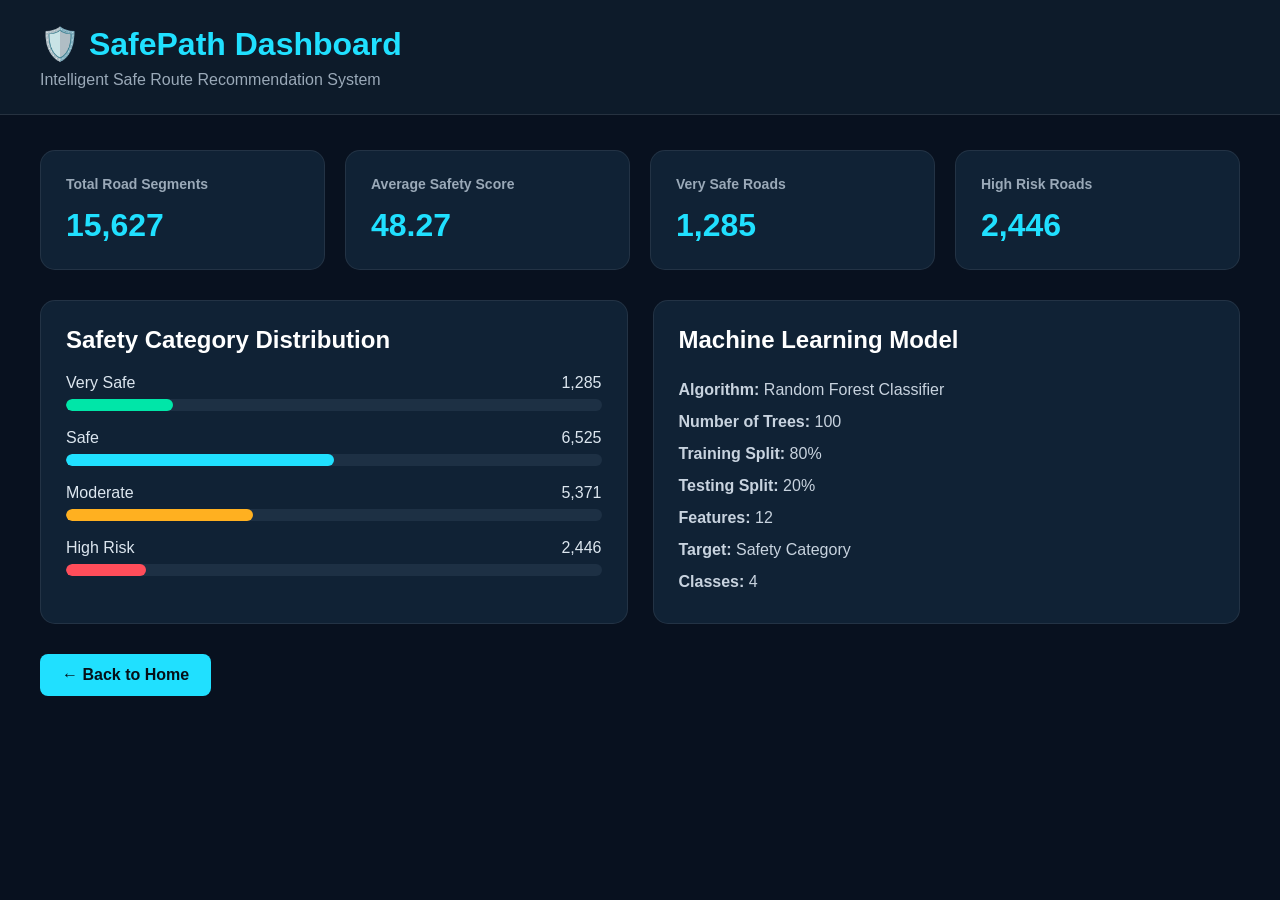
<file: routeapp/templates/dashboard.html>
<!DOCTYPE html>
<html lang="en">
<head>
    <meta charset="UTF-8">
    <meta name="viewport" content="width=device-width, initial-scale=1.0">

    <title>SafePath Dashboard</title>

    <style>
        * {
            box-sizing: border-box;
            margin: 0;
            padding: 0;
            font-family: Arial, sans-serif;
        }

        body {
            background: #08111f;
            color: white;
            min-height: 100vh;
        }

        .header {
            padding: 25px 40px;
            background: #0d1b2a;
            border-bottom: 1px solid rgba(255,255,255,0.1);
        }

        .header h1 {
            color: #20e0ff;
            margin-bottom: 8px;
        }

        .header p {
            color: #9aa9b8;
        }

        .container {
            padding: 35px 40px;
            max-width: 1400px;
            margin: auto;
        }

        .cards {
            display: grid;
            grid-template-columns: repeat(4, 1fr);
            gap: 20px;
            margin-bottom: 30px;
        }

        .card {
            background: #102235;
            border-radius: 15px;
            padding: 25px;
            border: 1px solid rgba(255,255,255,0.08);
        }

        .card h3 {
            color: #9aa9b8;
            font-size: 14px;
            margin-bottom: 15px;
        }

        .card .number {
            font-size: 32px;
            font-weight: bold;
            color: #20e0ff;
        }

        .charts {
            display: grid;
            grid-template-columns: 1fr 1fr;
            gap: 25px;
        }

        .chart-box {
            background: #102235;
            border-radius: 15px;
            padding: 25px;
            min-height: 300px;
            border: 1px solid rgba(255,255,255,0.08);
        }

        .chart-box h2 {
            margin-bottom: 20px;
            color: white;
        }

        .bar {
            margin: 18px 0;
        }

        .bar-label {
            display: flex;
            justify-content: space-between;
            margin-bottom: 7px;
            color: #dce6ef;
        }

        .bar-background {
            height: 12px;
            background: #1d3044;
            border-radius: 10px;
            overflow: hidden;
        }

        .bar-fill {
            height: 100%;
            border-radius: 10px;
        }

        .very-safe {
            background: #00e6a8;
            width: 20%;
        }

        .safe {
            background: #20e0ff;
            width: 50%;
        }

        .moderate {
            background: #ffb020;
            width: 35%;
        }

        .high-risk {
            background: #ff4d5a;
            width: 15%;
        }

        .info {
            line-height: 2;
            color: #c8d3df;
        }

        .back-btn {
            display: inline-block;
            margin-top: 30px;
            padding: 12px 22px;
            background: #20e0ff;
            color: #061018;
            text-decoration: none;
            border-radius: 8px;
            font-weight: bold;
        }

        .back-btn:hover {
            opacity: 0.85;
        }

        @media (max-width: 900px) {

            .cards {
                grid-template-columns: repeat(2, 1fr);
            }

            .charts {
                grid-template-columns: 1fr;
            }
        }

        @media (max-width: 600px) {

            .cards {
                grid-template-columns: 1fr;
            }

            .container {
                padding: 20px;
            }

            .header {
                padding: 20px;
            }
        }
    </style>
</head>

<body>

    <div class="header">

        <h1>🛡️ SafePath Dashboard</h1>

        <p>
            Intelligent Safe Route Recommendation System
        </p>

    </div>


    <div class="container">


        <!-- STATISTICS -->

        <div class="cards">

            <div class="card">

                <h3>Total Road Segments</h3>

                <div class="number">
                    15,627
                </div>

            </div>


            <div class="card">

                <h3>Average Safety Score</h3>

                <div class="number">
                    48.27
                </div>

            </div>


            <div class="card">

                <h3>Very Safe Roads</h3>

                <div class="number">
                    1,285
                </div>

            </div>


            <div class="card">

                <h3>High Risk Roads</h3>

                <div class="number">
                    2,446
                </div>

            </div>

        </div>


        <!-- CHARTS -->

        <div class="charts">


            <div class="chart-box">

                <h2>Safety Category Distribution</h2>


                <div class="bar">

                    <div class="bar-label">
                        <span>Very Safe</span>
                        <span>1,285</span>
                    </div>

                    <div class="bar-background">

                        <div class="bar-fill very-safe"></div>

                    </div>

                </div>


                <div class="bar">

                    <div class="bar-label">
                        <span>Safe</span>
                        <span>6,525</span>
                    </div>

                    <div class="bar-background">

                        <div class="bar-fill safe"></div>

                    </div>

                </div>


                <div class="bar">

                    <div class="bar-label">
                        <span>Moderate</span>
                        <span>5,371</span>
                    </div>

                    <div class="bar-background">

                        <div class="bar-fill moderate"></div>

                    </div>

                </div>


                <div class="bar">

                    <div class="bar-label">
                        <span>High Risk</span>
                        <span>2,446</span>
                    </div>

                    <div class="bar-background">

                        <div class="bar-fill high-risk"></div>

                    </div>

                </div>

            </div>


            <!-- ML INFORMATION -->

            <div class="chart-box">

                <h2>Machine Learning Model</h2>

                <div class="info">

                    <p>
                        <strong>Algorithm:</strong>
                        Random Forest Classifier
                    </p>

                    <p>
                        <strong>Number of Trees:</strong>
                        100
                    </p>

                    <p>
                        <strong>Training Split:</strong>
                        80%
                    </p>

                    <p>
                        <strong>Testing Split:</strong>
                        20%
                    </p>

                    <p>
                        <strong>Features:</strong>
                        12
                    </p>

                    <p>
                        <strong>Target:</strong>
                        Safety Category
                    </p>

                    <p>
                        <strong>Classes:</strong>
                        4
                    </p>

                </div>

            </div>


        </div>


        <a href="/" class="back-btn">
            ← Back to Home
        </a>


    </div>

</body>
</html>
</file>
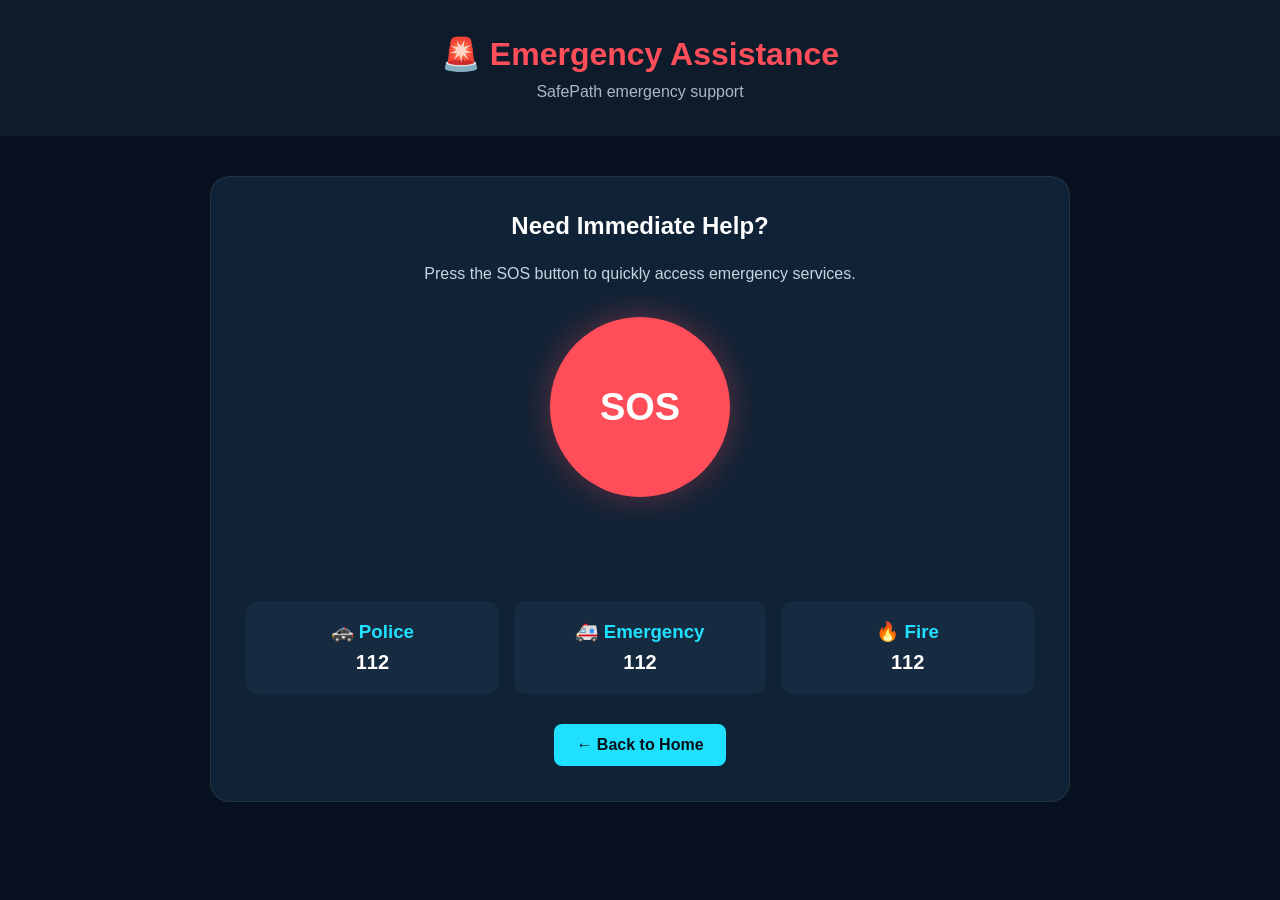
<file: routeapp/templates/emergency.html>
<!DOCTYPE html>
<html lang="en">
<head>
    <meta charset="UTF-8">
    <meta name="viewport" content="width=device-width, initial-scale=1.0">

    <title>SafePath Emergency</title>

    <style>
        * {
            box-sizing: border-box;
            margin: 0;
            padding: 0;
            font-family: Arial, sans-serif;
        }

        body {
            background: #08111f;
            color: white;
            min-height: 100vh;
        }

        .header {
            text-align: center;
            padding: 35px 20px;
            background: #0d1b2a;
        }

        .header h1 {
            color: #ff4d5a;
            font-size: 32px;
            margin-bottom: 10px;
        }

        .header p {
            color: #aab8c6;
        }

        .container {
            max-width: 900px;
            margin: auto;
            padding: 40px 20px;
        }

        .emergency-card {
            background: #102235;
            border-radius: 20px;
            padding: 35px;
            text-align: center;
            border: 1px solid rgba(255,255,255,0.08);
        }

        .sos-button {
            width: 180px;
            height: 180px;
            border-radius: 50%;
            border: none;
            background: #ff4d5a;
            color: white;
            font-size: 38px;
            font-weight: bold;
            cursor: pointer;
            box-shadow: 0 0 35px rgba(255, 77, 90, 0.35);
            margin: 30px auto;
            transition: 0.2s;
        }

        .sos-button:hover {
            transform: scale(1.05);
        }

        .emergency-info {
            margin-top: 20px;
            color: #c8d3df;
            line-height: 1.7;
        }

        .contacts {
            display: grid;
            grid-template-columns: repeat(3, 1fr);
            gap: 15px;
            margin-top: 30px;
        }

        .contact {
            background: #172b40;
            padding: 20px;
            border-radius: 12px;
        }

        .contact h3 {
            color: #20e0ff;
            margin-bottom: 8px;
        }

        .contact a {
            color: white;
            text-decoration: none;
            font-size: 20px;
            font-weight: bold;
        }

        .back-btn {
            display: inline-block;
            margin-top: 30px;
            padding: 12px 22px;
            background: #20e0ff;
            color: #061018;
            text-decoration: none;
            border-radius: 8px;
            font-weight: bold;
        }

        .status {
            margin-top: 20px;
            color: #00e6a8;
            font-weight: bold;
            min-height: 24px;
        }

        @media (max-width: 700px) {

            .contacts {
                grid-template-columns: 1fr;
            }

            .sos-button {
                width: 150px;
                height: 150px;
                font-size: 32px;
            }
        }
    </style>
</head>

<body>

    <div class="header">

        <h1>🚨 Emergency Assistance</h1>

        <p>SafePath emergency support</p>

    </div>


    <div class="container">

        <div class="emergency-card">

            <h2>Need Immediate Help?</h2>

            <p class="emergency-info">
                Press the SOS button to quickly access emergency services.
            </p>


            <button
                class="sos-button"
                onclick="triggerSOS()">
                SOS
            </button>


            <div
                id="status"
                class="status">
            </div>


            <div class="contacts">

                <div class="contact">

                    <h3>🚓 Police</h3>

                    <a href="tel:112">
                        112
                    </a>

                </div>


                <div class="contact">

                    <h3>🚑 Emergency</h3>

                    <a href="tel:112">
                        112
                    </a>

                </div>


                <div class="contact">

                    <h3>🔥 Fire</h3>

                    <a href="tel:112">
                        112
                    </a>

                </div>

            </div>


            <a
                href="/"
                class="back-btn">
                ← Back to Home
            </a>

        </div>

    </div>


    <script>

        function triggerSOS() {

            const status =
                document.getElementById("status");

            status.textContent =
                "🚨 Emergency mode activated. Call 112 for immediate assistance.";

        }

    </script>

</body>
</html>
</file>
